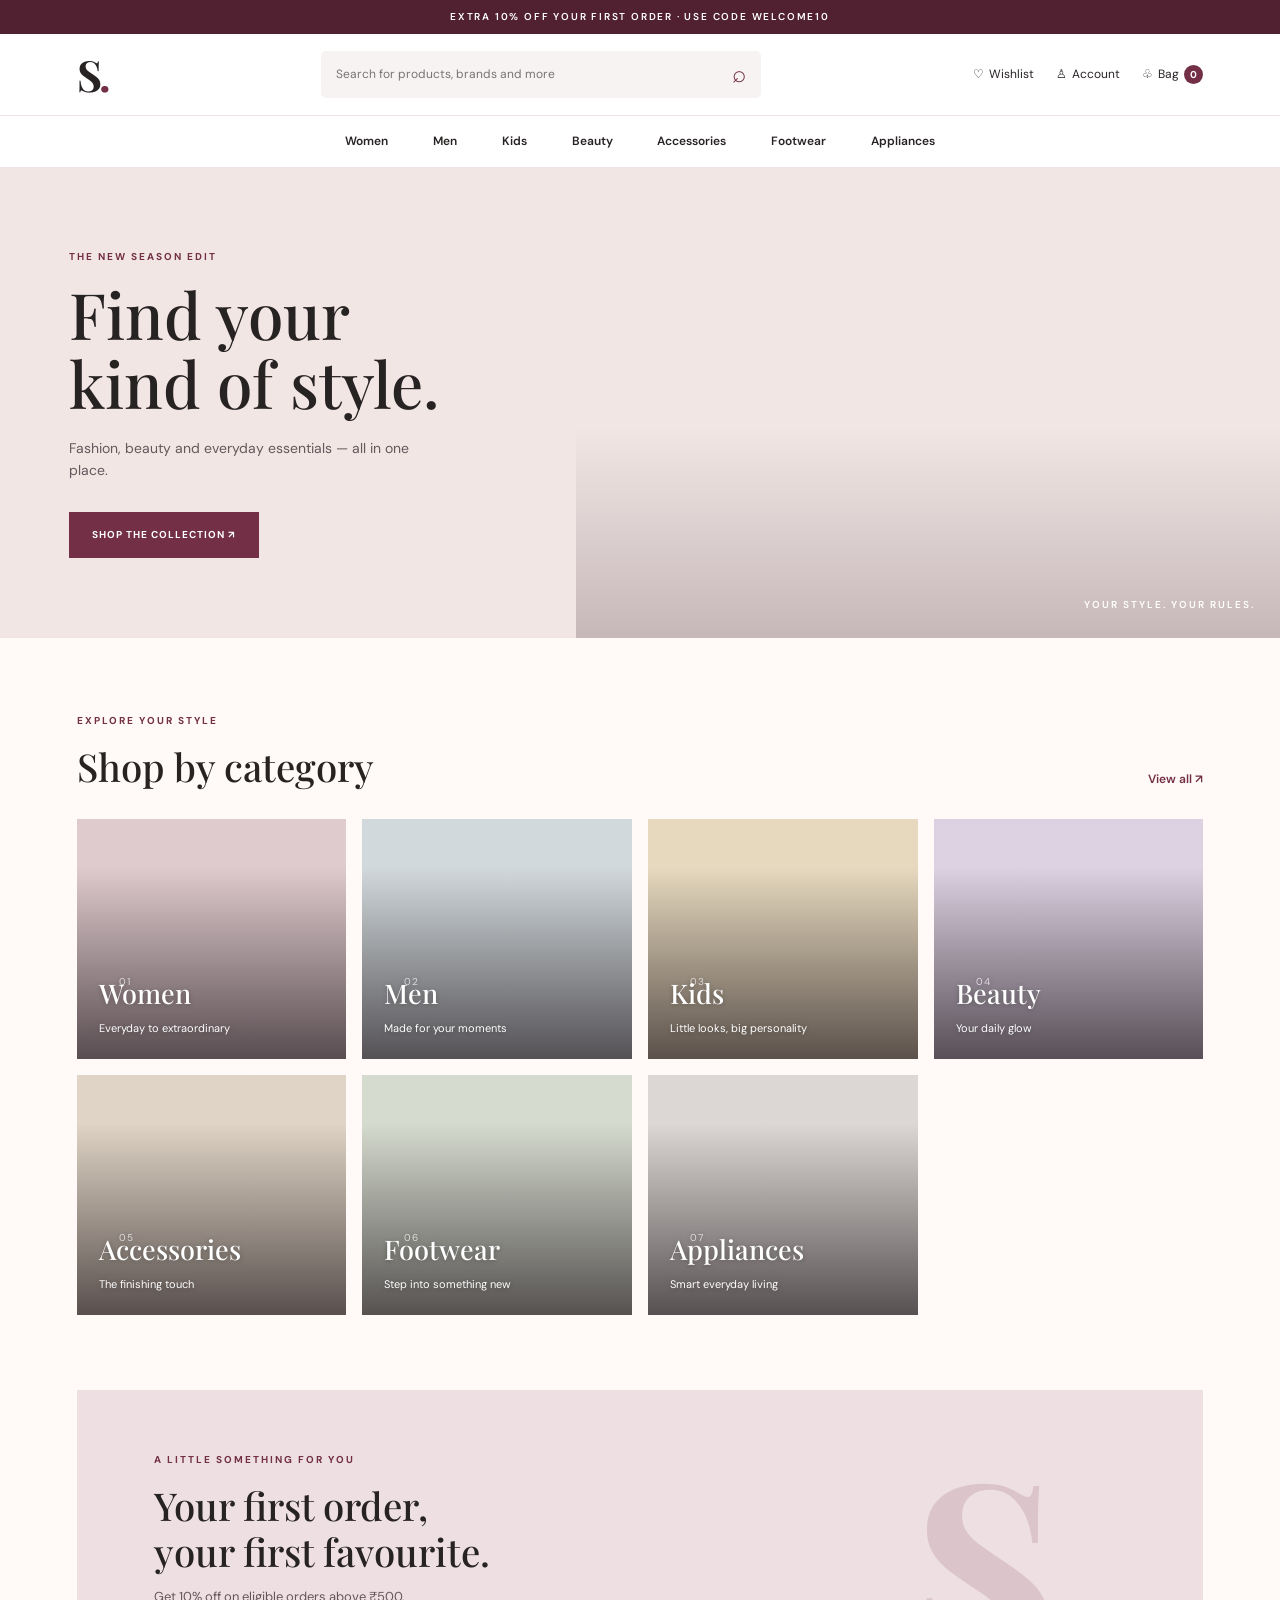
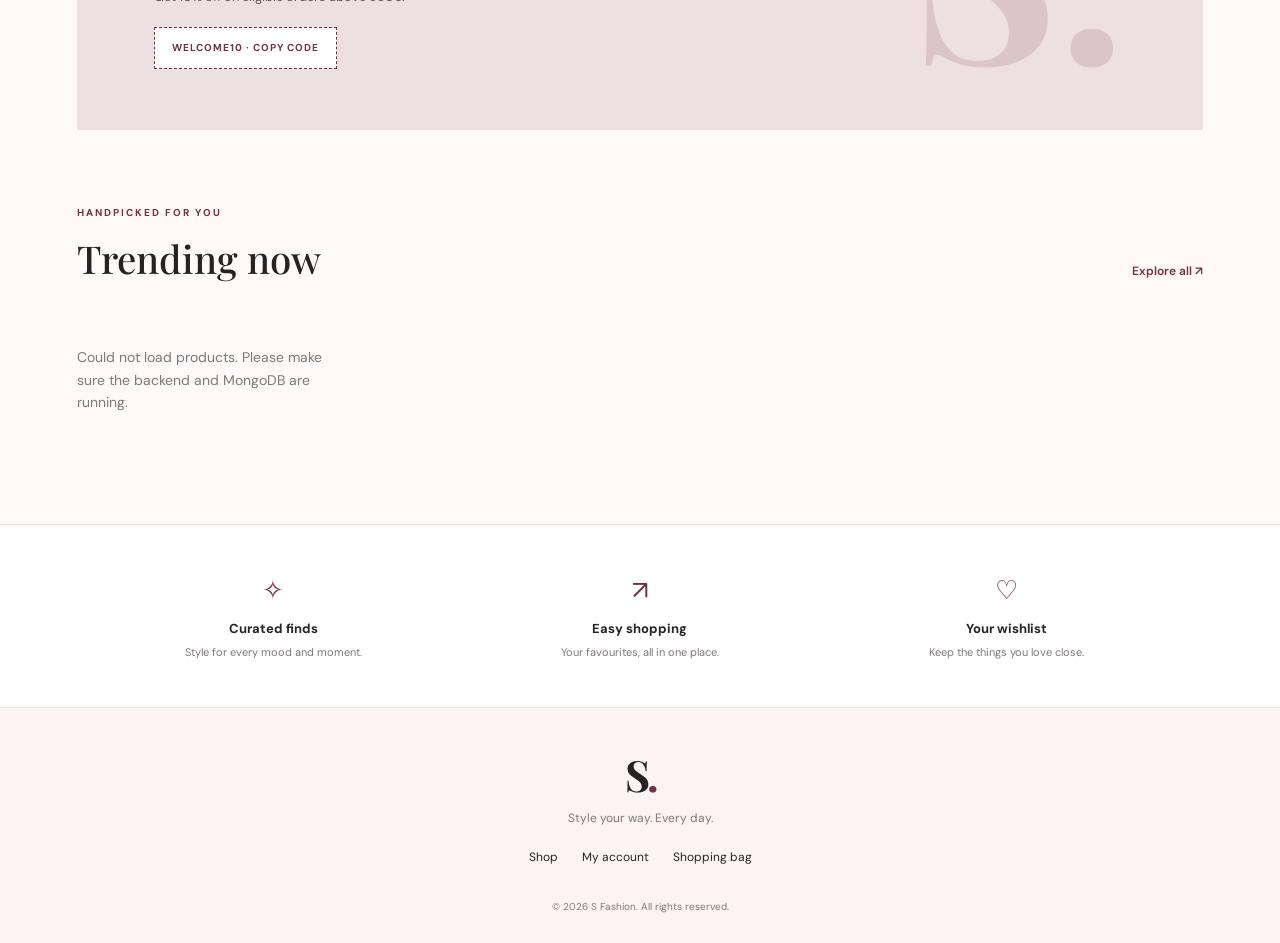
<file: index.html>
<!DOCTYPE html>
<html lang="en">
<head>
  <meta charset="UTF-8">
  <meta name="viewport" content="width=device-width, initial-scale=1.0">
  <meta name="description" content="Discover fashion, beauty, accessories and lifestyle products at S Fashion.">
  <title>S Fashion | Style Your Way</title>
  <link rel="stylesheet" href="style.css">
</head>
<body>
  <div class="announcement">
    EXTRA 10% OFF YOUR FIRST ORDER · USE CODE WELCOME10
  </div>

  <header class="site-header">
    <a class="logo" href="index.html">S<span>.</span></a>

    <form class="search-form" id="searchForm">
      <input
        type="search"
        id="searchInput"
        placeholder="Search for products, brands and more"
        aria-label="Search products"
      >
      <button type="submit" aria-label="Search">⌕</button>
    </form>

    <nav class="header-actions">
      <a href="login.html">♡ <span>Wishlist</span></a>
      <a href="login.html">♙ <span>Account</span></a>
      <a href="cart.html">♧ <span>Bag</span><b id="cartCount">0</b></a>
    </nav>
  </header>

  <nav class="category-nav">
    <a href="products.html?category=Women">Women</a>
    <a href="products.html?category=Men">Men</a>
    <a href="products.html?category=Kids">Kids</a>
    <a href="products.html?category=Beauty">Beauty</a>
    <a href="products.html?category=Accessories">Accessories</a>
    <a href="products.html?category=Footwear">Footwear</a>
    <a href="products.html?category=Appliances">Appliances</a>
  </nav>

  <main>
    <section class="hero">
      <div class="hero-content">
        <p class="eyebrow">THE NEW SEASON EDIT</p>
        <h1>Find your<br>kind of style.</h1>
        <p>Fashion, beauty and everyday essentials — all in one place.</p>
        <a class="primary-button" href="products.html">SHOP THE COLLECTION ↗</a>
      </div>
      <div class="hero-image" role="img" aria-label="Fashion collection">
        <div class="hero-label">YOUR STYLE. YOUR RULES.</div>
      </div>
    </section>

    <section class="section">
      <div class="section-heading">
        <div>
          <p class="eyebrow">EXPLORE YOUR STYLE</p>
          <h2>Shop by category</h2>
        </div>
        <a href="products.html">View all ↗</a>
      </div>

      <div class="category-grid">
        <a class="category-card women" href="products.html?category=Women">
          <span>01</span><h3>Women</h3><p>Everyday to extraordinary</p>
        </a>
        <a class="category-card men" href="products.html?category=Men">
          <span>02</span><h3>Men</h3><p>Made for your moments</p>
        </a>
        <a class="category-card kids" href="products.html?category=Kids">
          <span>03</span><h3>Kids</h3><p>Little looks, big personality</p>
        </a>
        <a class="category-card beauty" href="products.html?category=Beauty">
          <span>04</span><h3>Beauty</h3><p>Your daily glow</p>
        </a>
        <a class="category-card accessories" href="products.html?category=Accessories">
          <span>05</span><h3>Accessories</h3><p>The finishing touch</p>
        </a>
        <a class="category-card footwear" href="products.html?category=Footwear">
          <span>06</span><h3>Footwear</h3><p>Step into something new</p>
        </a>
        <a class="category-card appliances" href="products.html?category=Appliances">
          <span>07</span><h3>Appliances</h3><p>Smart everyday living</p>
        </a>
      </div>
    </section>

    <section class="promo-banner">
      <div>
        <p class="eyebrow">A LITTLE SOMETHING FOR YOU</p>
        <h2>Your first order,<br>your first favourite.</h2>
        <p>Get 10% off on eligible orders above ₹500.</p>
        <button class="coupon-button" id="copyCoupon">WELCOME10 · COPY CODE</button>
      </div>
      <div class="promo-decoration">S.</div>
    </section>

    <section class="section">
      <div class="section-heading">
        <div>
          <p class="eyebrow">HANDPICKED FOR YOU</p>
          <h2>Trending now</h2>
        </div>
        <a href="products.html?sort=popular">Explore all ↗</a>
      </div>
      <div class="product-grid" id="featuredProducts">
        <p class="loading-message">Loading our collection...</p>
      </div>
    </section>

    <section class="benefits">
      <div><span>✧</span><h3>Curated finds</h3><p>Style for every mood and moment.</p></div>
      <div><span>↗</span><h3>Easy shopping</h3><p>Your favourites, all in one place.</p></div>
      <div><span>♡</span><h3>Your wishlist</h3><p>Keep the things you love close.</p></div>
    </section>
  </main>

  <footer class="site-footer">
    <a class="logo footer-logo" href="index.html">S<span>.</span></a>
    <p>Style your way. Every day.</p>
    <div class="footer-links">
      <a href="products.html">Shop</a>
      <a href="login.html">My account</a>
      <a href="cart.html">Shopping bag</a>
    </div>
    <small>© 2026 S Fashion. All rights reserved.</small>
  </footer>

  <script src="app.js"></script>
</body>
</html>
</file>
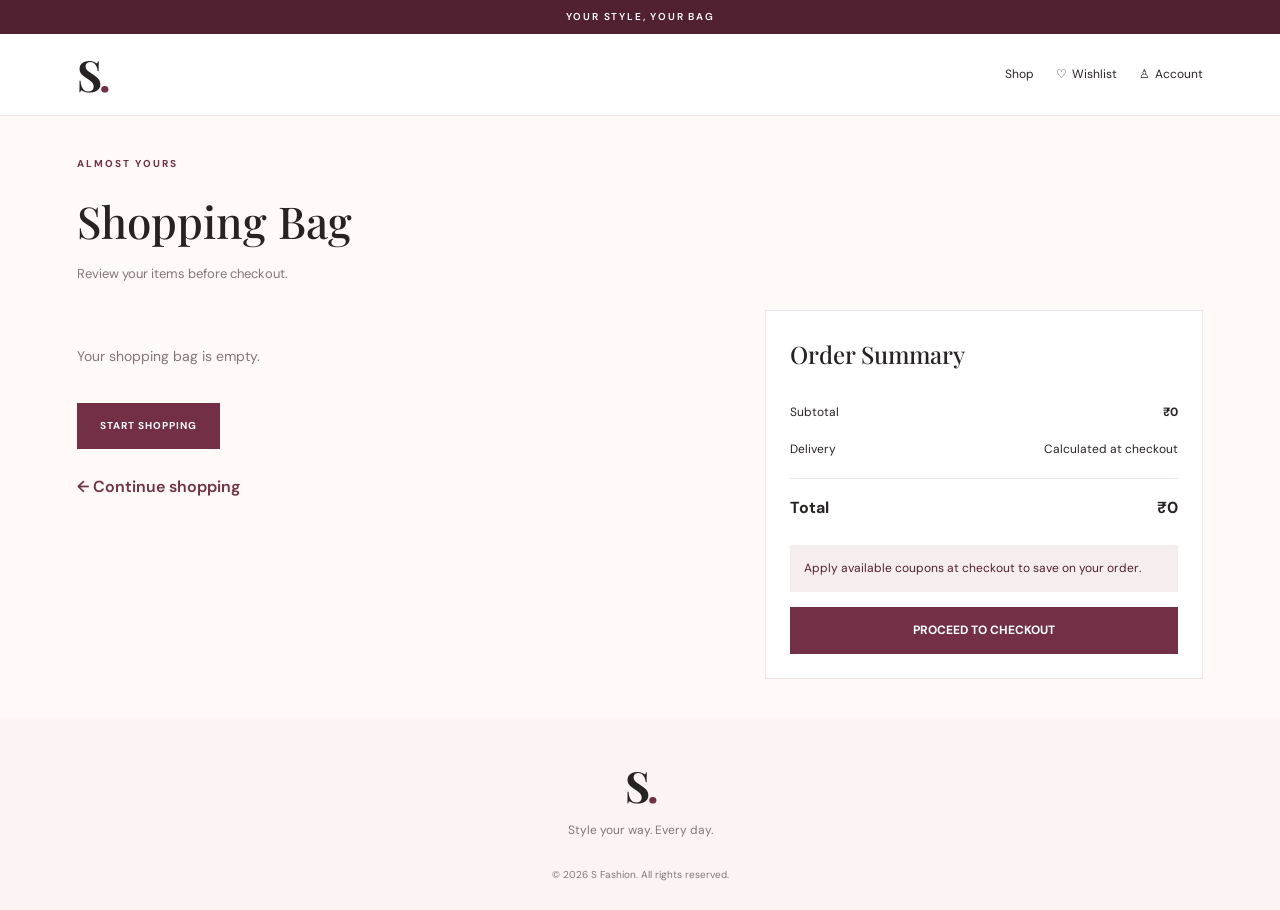
<file: cart.html>
<!DOCTYPE html>
<html lang="en">
<head>
  <meta charset="UTF-8">
  <meta name="viewport" content="width=device-width, initial-scale=1.0">
  <title>Shopping Bag | S Fashion</title>
  <link rel="stylesheet" href="style.css">
</head>
<body>
  <div class="announcement">YOUR STYLE, YOUR BAG</div>

  <header class="site-header">
    <a class="logo" href="index.html">S<span>.</span></a>
    <nav class="header-actions">
      <a href="products.html">Shop</a>
      <a href="wishlist.html">♡ <span>Wishlist</span></a>
      <a href="login.html">♙ <span>Account</span></a>
    </nav>
  </header>

  <main class="page-container">
    <p class="eyebrow">ALMOST YOURS</p>
    <h1 class="page-title">Shopping Bag</h1>
    <p class="page-subtitle">Review your items before checkout.</p>

    <div class="cart-layout">
      <section>
        <div id="cartItems">
          <p class="loading-message">Loading your bag...</p>
        </div>
        <p style="margin-top:25px">
          <a class="text-link" href="products.html">← Continue shopping</a>
        </p>
      </section>

      <aside class="summary-card">
        <h2>Order Summary</h2>

        <div class="summary-row">
          <span>Subtotal</span>
          <strong id="cartSubtotal">₹0</strong>
        </div>

        <div class="summary-row">
          <span>Delivery</span>
          <span>Calculated at checkout</span>
        </div>

        <div class="summary-row summary-total">
          <span>Total</span>
          <strong id="cartTotal">₹0</strong>
        </div>

        <div class="notice">
          Apply available coupons at checkout to save on your order.
        </div>

        <a class="form-button" href="checkout.html"
           style="display:block;text-align:center;text-decoration:none">
          PROCEED TO CHECKOUT
        </a>
      </aside>
    </div>
  </main>

  <footer class="site-footer">
    <a class="logo footer-logo" href="index.html">S<span>.</span></a>
    <p>Style your way. Every day.</p>
    <small>© 2026 S Fashion. All rights reserved.</small>
  </footer>

  <script src="app.js"></script>
  <script src="cart.js"></script>
</body>
</html>
</file>
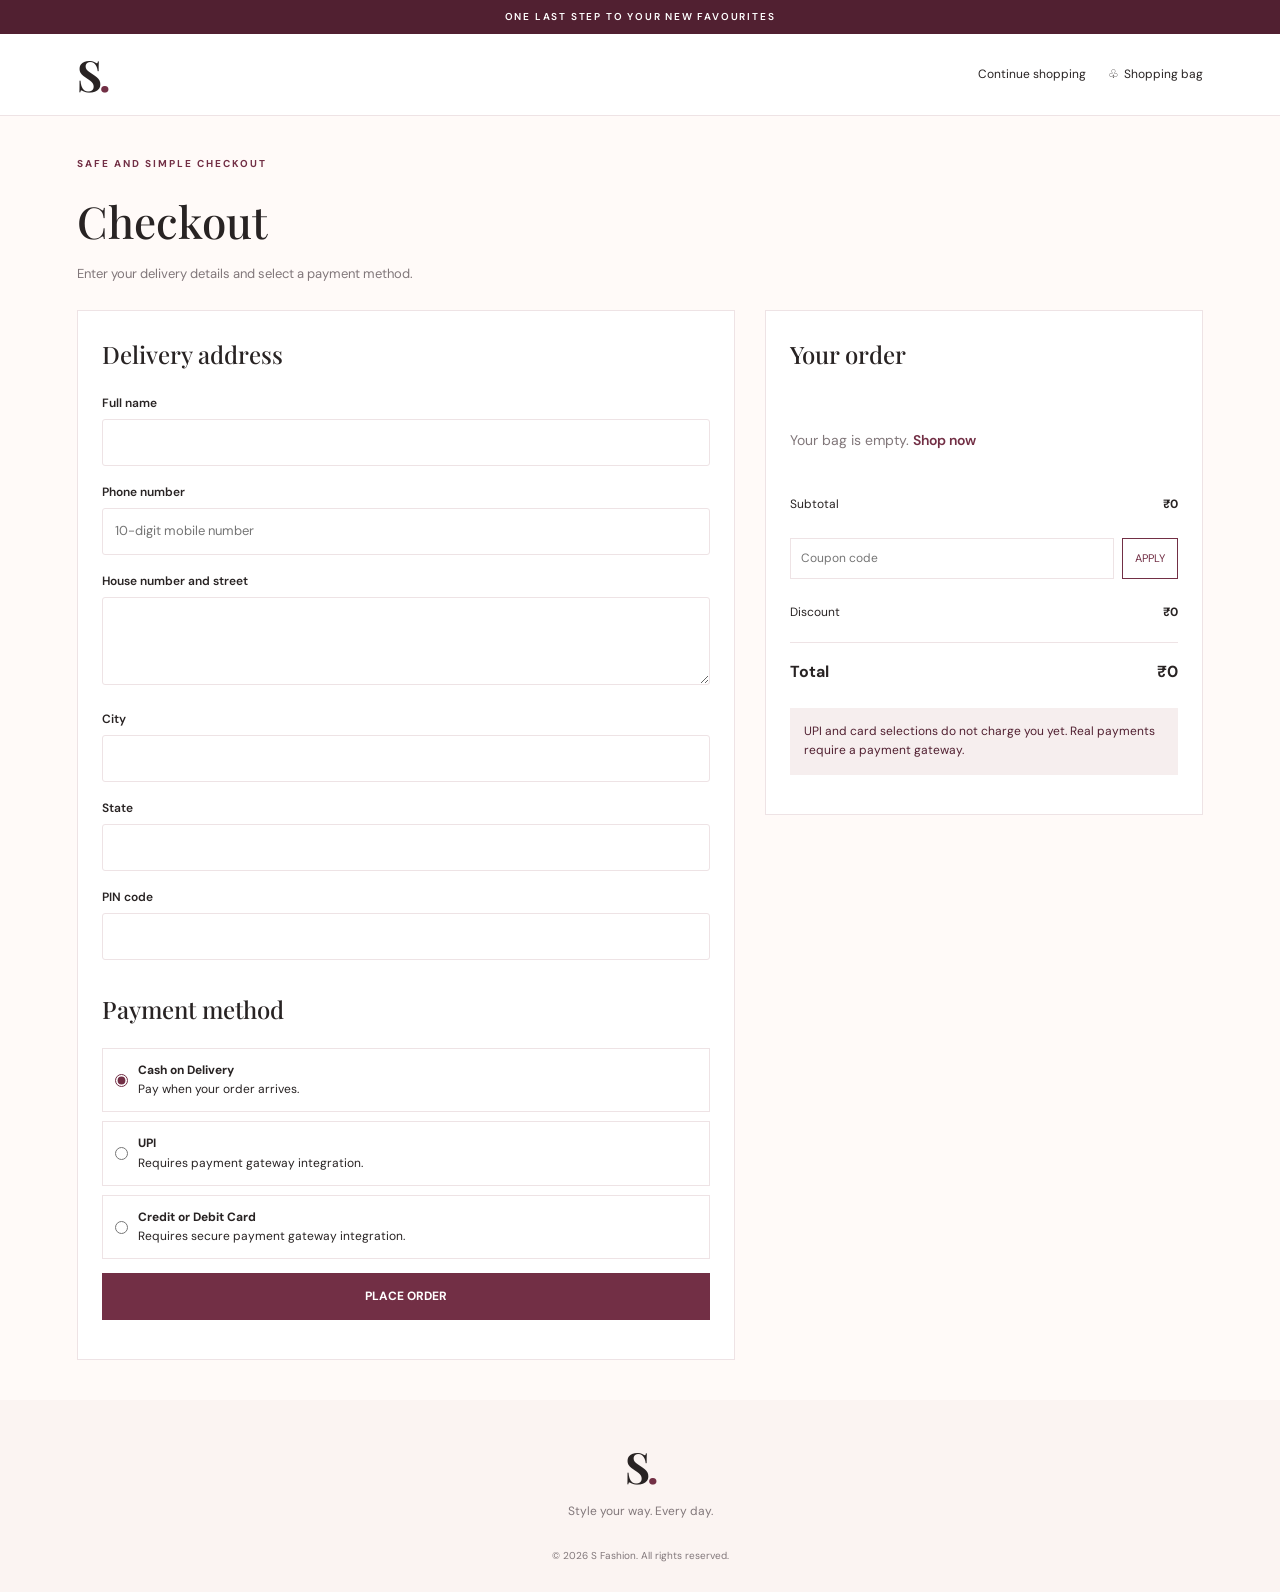
<file: checkout.html>
<!DOCTYPE html>
<html lang="en">
<head>
  <meta charset="UTF-8">
  <meta name="viewport" content="width=device-width, initial-scale=1.0">
  <title>Checkout | S Fashion</title>
  <link rel="stylesheet" href="style.css">
</head>
<body>
  <div class="announcement">ONE LAST STEP TO YOUR NEW FAVOURITES</div>

  <header class="site-header">
    <a class="logo" href="index.html">S<span>.</span></a>
    <nav class="header-actions">
      <a href="products.html">Continue shopping</a>
      <a href="cart.html">♧ <span>Shopping bag</span></a>
    </nav>
  </header>

  <main class="page-container">
    <p class="eyebrow">SAFE AND SIMPLE CHECKOUT</p>
    <h1 class="page-title">Checkout</h1>
    <p class="page-subtitle">Enter your delivery details and select a payment method.</p>

    <div class="cart-layout">
      <section class="summary-card">
        <h2>Delivery address</h2>

        <form id="checkoutForm">
          <div class="form-field">
            <label for="fullName">Full name</label>
            <input id="fullName" name="fullName" required autocomplete="name">
          </div>

          <div class="form-field">
            <label for="phone">Phone number</label>
            <input id="phone" name="phone" type="tel"
              required pattern="[0-9]{10}" maxlength="10"
              inputmode="numeric" placeholder="10-digit mobile number">
          </div>

          <div class="form-field">
            <label for="addressLine">House number and street</label>
            <textarea id="addressLine" name="addressLine" rows="3"
              required autocomplete="street-address"></textarea>
          </div>

          <div class="form-field">
            <label for="city">City</label>
            <input id="city" name="city" required autocomplete="address-level2">
          </div>

          <div class="form-field">
            <label for="state">State</label>
            <input id="state" name="state" required autocomplete="address-level1">
          </div>

          <div class="form-field">
            <label for="pincode">PIN code</label>
            <input id="pincode" name="pincode" required
              pattern="[0-9]{6}" maxlength="6" inputmode="numeric"
              autocomplete="postal-code">
          </div>

          <h2 style="margin-top:30px">Payment method</h2>

          <label class="payment-option">
            <input type="radio" name="paymentMethod" value="COD" checked>
            <span><strong>Cash on Delivery</strong><br>Pay when your order arrives.</span>
          </label>

          <label class="payment-option">
            <input type="radio" name="paymentMethod" value="UPI">
            <span><strong>UPI</strong><br>Requires payment gateway integration.</span>
          </label>

          <label class="payment-option">
            <input type="radio" name="paymentMethod" value="CARD">
            <span><strong>Credit or Debit Card</strong><br>Requires secure payment gateway integration.</span>
          </label>

          <button class="form-button" type="submit" id="placeOrderButton">
            PLACE ORDER
          </button>

          <p id="checkoutMessage" class="form-message" role="status"></p>
        </form>
      </section>

      <aside class="summary-card">
        <h2>Your order</h2>
        <div id="checkoutItems"></div>

        <div class="summary-row">
          <span>Subtotal</span>
          <strong id="checkoutSubtotal">₹0</strong>
        </div>

        <form id="couponForm" class="coupon-form">
          <input id="couponCode" placeholder="Coupon code" aria-label="Coupon code">
          <button type="submit">APPLY</button>
        </form>

        <p id="couponMessage" class="form-message" role="status"></p>

        <div class="summary-row">
          <span>Discount</span>
          <strong id="checkoutDiscount">₹0</strong>
        </div>

        <div class="summary-row summary-total">
          <span>Total</span>
          <strong id="checkoutTotal">₹0</strong>
        </div>

        <p class="notice">
          UPI and card selections do not charge you yet. Real payments require a payment gateway.
        </p>
      </aside>
    </div>
  </main>

  <footer class="site-footer">
    <a class="logo footer-logo" href="index.html">S<span>.</span></a>
    <p>Style your way. Every day.</p>
    <small>© 2026 S Fashion. All rights reserved.</small>
  </footer>

  <script src="app.js"></script>
  <script src="checkout.js"></script>
</body>
</html>
</file>
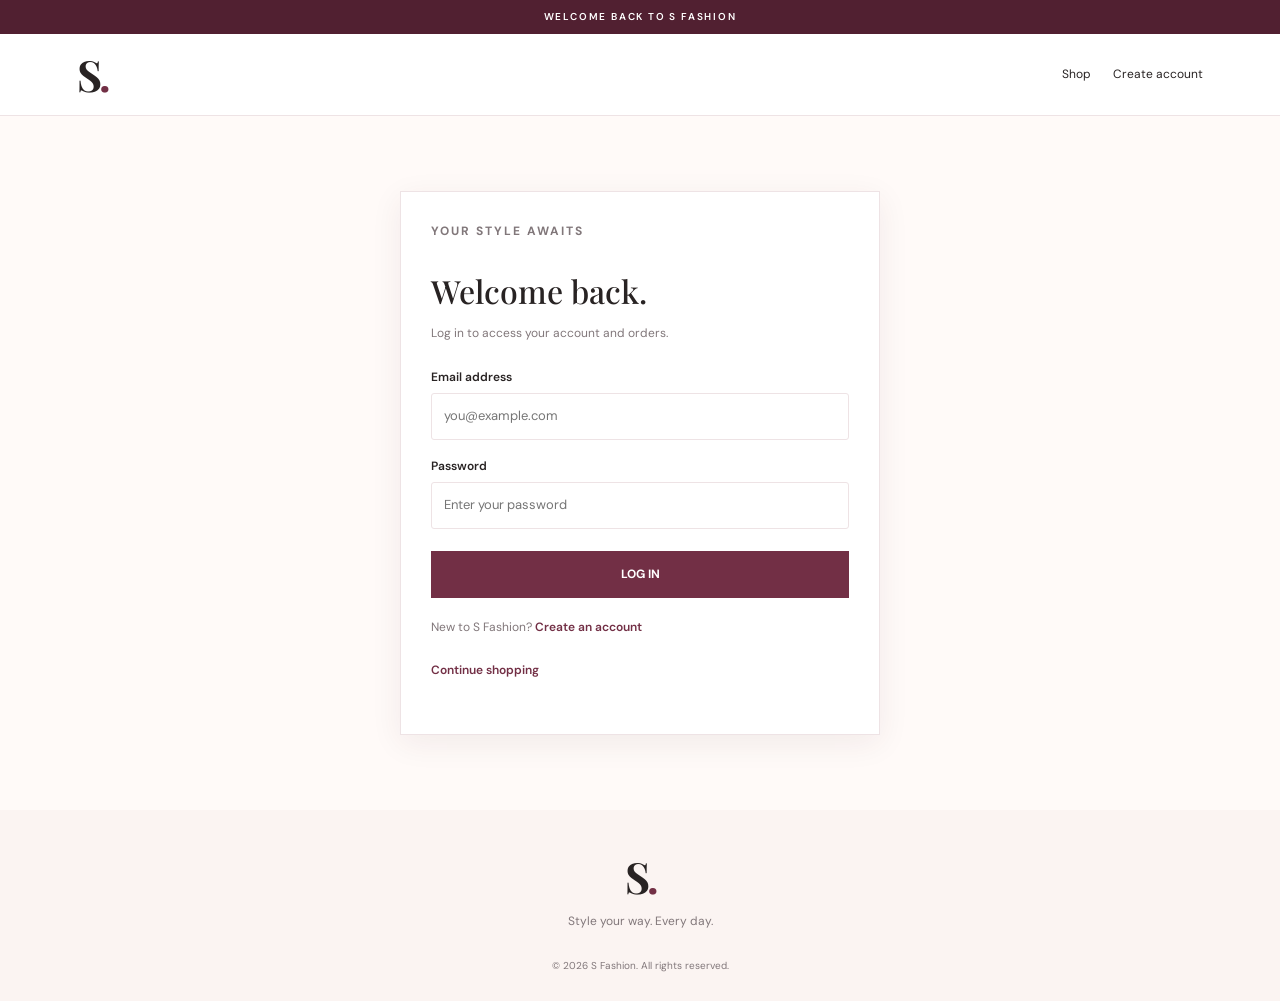
<file: login.html>
<!DOCTYPE html>
<html lang="en">
<head>
  <meta charset="UTF-8">
  <meta name="viewport" content="width=device-width, initial-scale=1.0">
  <title>Login | S Fashion</title>
  <link rel="stylesheet" href="style.css">
</head>
<body>
  <div class="announcement">WELCOME BACK TO S FASHION</div>

  <header class="site-header">
    <a class="logo" href="index.html">S<span>.</span></a>
    <nav class="header-actions">
      <a href="products.html">Shop</a>
      <a href="register.html">Create account</a>
    </nav>
  </header>

  <main class="page-container">
    <section class="form-card">
      <p class="eyebrow">YOUR STYLE AWAITS</p>
      <h1>Welcome back.</h1>
      <p>Log in to access your account and orders.</p>

      <form id="loginForm">
        <div class="form-field">
          <label for="email">Email address</label>
          <input id="email" name="email" type="email"
            required autocomplete="email" placeholder="you@example.com">
        </div>

        <div class="form-field">
          <label for="password">Password</label>
          <input id="password" name="password" type="password"
            required autocomplete="current-password" placeholder="Enter your password">
        </div>

        <button class="form-button" type="submit" id="loginButton">
          LOG IN
        </button>

        <p id="loginMessage" class="form-message" role="status"></p>
      </form>

      <p style="margin-top:20px">
        New to S Fashion?
        <a class="text-link" href="register.html">Create an account</a>
      </p>

      <p style="margin-top:12px">
        <a class="text-link" href="products.html">Continue shopping</a>
      </p>
    </section>
  </main>

  <footer class="site-footer">
    <a class="logo footer-logo" href="index.html">S<span>.</span></a>
    <p>Style your way. Every day.</p>
    <small>© 2026 S Fashion. All rights reserved.</small>
  </footer>

  <script src="app.js"></script>
  <script src="login.js"></script>
</body>
</html>
</file>
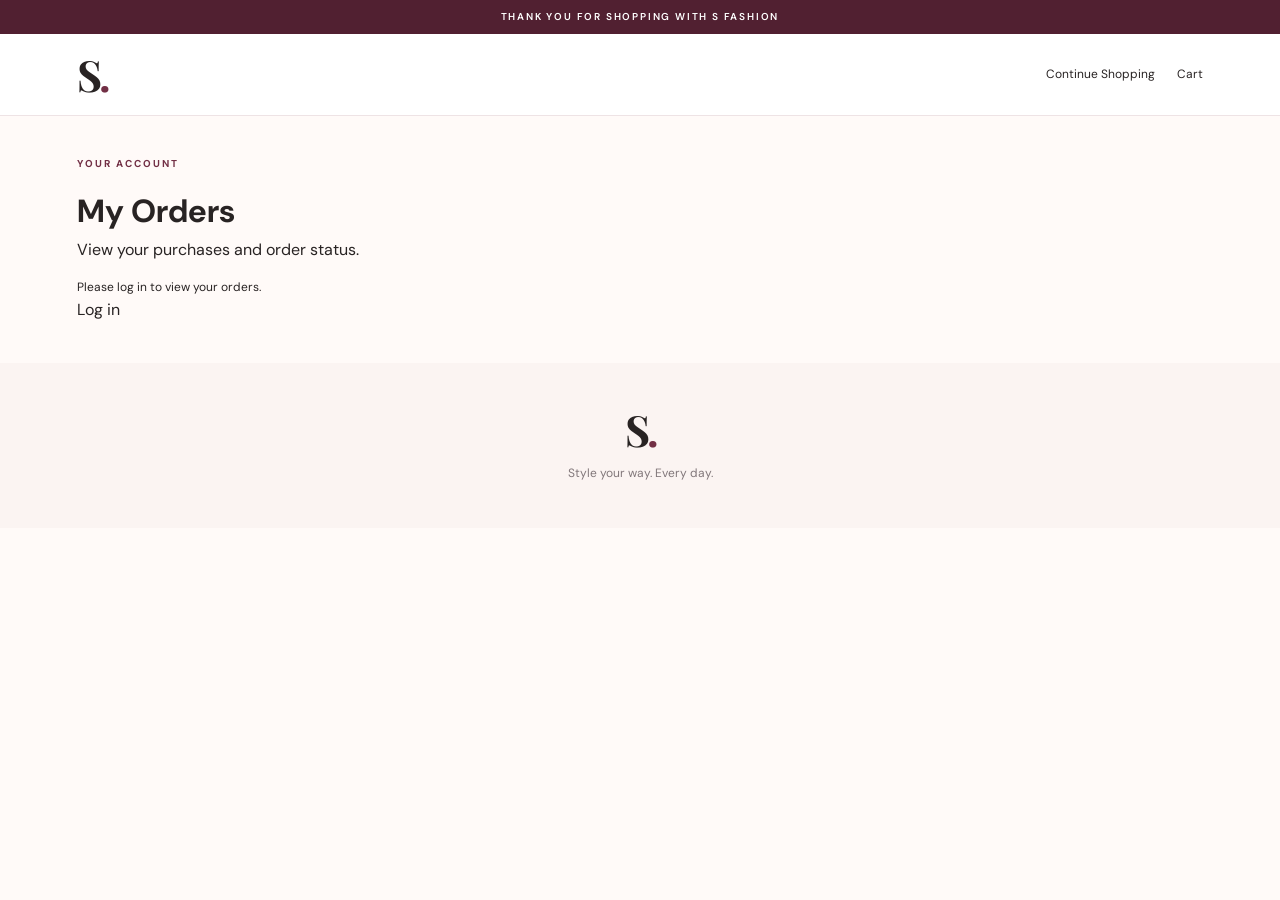
<file: orders.html>
<!DOCTYPE html>
<html lang="en">
<head>
  <meta charset="UTF-8">
  <meta name="viewport" content="width=device-width, initial-scale=1.0">
  <title>My Orders | S Fashion</title>
  <link rel="stylesheet" href="style.css">
</head>
<body>
  <div class="announcement">THANK YOU FOR SHOPPING WITH S FASHION</div>

  <header class="site-header">
    <a class="logo" href="index.html">S<span>.</span></a>
    <nav class="header-actions">
      <a href="products.html">Continue Shopping</a>
      <a href="cart.html">Cart</a>
    </nav>
  </header>

  <main class="page-container">
    <p class="eyebrow">YOUR ACCOUNT</p>
    <h1>My Orders</h1>
    <p>View your purchases and order status.</p>
    <div id="ordersMessage" class="form-message" role="status"></div>
    <div id="ordersList" class="orders-list">Loading your orders...</div>
  </main>

  <footer class="site-footer">
    <a class="logo footer-logo" href="index.html">S<span>.</span></a>
    <p>Style your way. Every day.</p>
  </footer>

  <script src="app.js"></script>
  <script src="orders.js"></script>
</body>
</html>
</file>
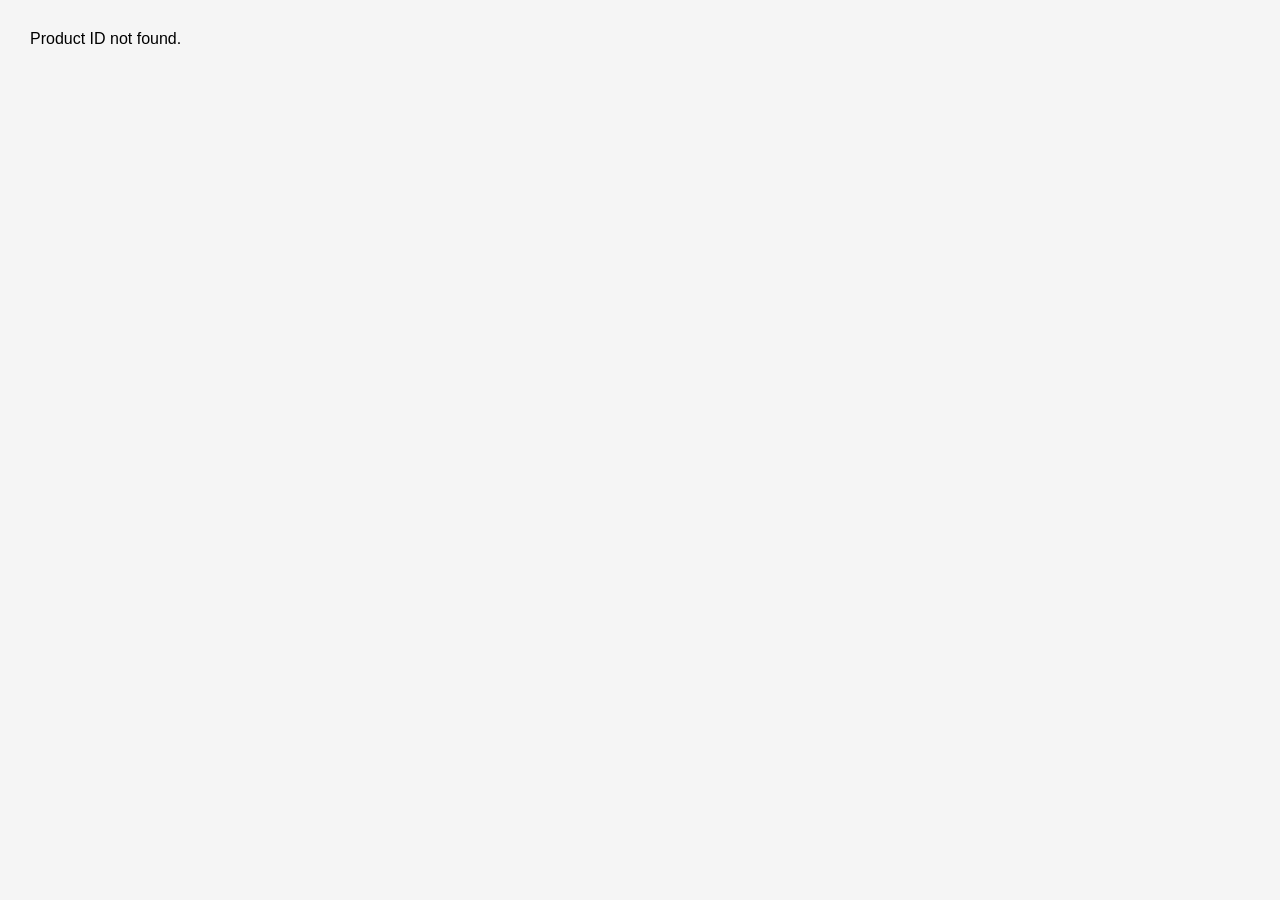
<file: product-details.html>
<!DOCTYPE html>
<html lang="en">

<head>

    <meta charset="UTF-8">

    <meta name="viewport" content="width=device-width, initial-scale=1.0">

    <title>Product Details</title>

    <style>

        body {
            font-family: Arial, sans-serif;
            margin: 0;
            padding: 30px;
            background-color: #f5f5f5;
        }

        .container {
            max-width: 900px;
            margin: auto;
            background: white;
            padding: 30px;
            border-radius: 10px;
            display: flex;
            gap: 40px;
        }

        .container img {
            width: 400px;
            height: 300px;
            object-fit: cover;
            border-radius: 10px;
        }

        .details {
            flex: 1;
        }

        .price {
            font-size: 28px;
            font-weight: bold;
        }

        button {
            padding: 12px 20px;
            background: black;
            color: white;
            border: none;
            border-radius: 5px;
            cursor: pointer;
        }

    </style>

</head>

<body>

    <div id="productDetails">
        Loading product...
    </div>

    <script>

        async function loadProduct() {

            const params =
                new URLSearchParams(window.location.search);

            const productId = params.get("id");

            if (!productId) {

                document.getElementById("productDetails").innerHTML =
                    "Product ID not found.";

                return;
            }

            try {

                const response = await fetch(
                    `http://localhost:5000/api/products/${productId}`
                );

                const product = await response.json();

                document.getElementById("productDetails").innerHTML = `

                    <div class="container">

                        <img
                            src="${product.image}"
                            alt="${product.name}"
                        >

                        <div class="details">

                            <h1>${product.name}</h1>

                            <p>
                                ${product.description}
                            </p>

                            <p class="price">
                                ₹${product.price}
                            </p>

                            <p>
                                Category:
                                ${product.category}
                            </p>

                            <p>
                                Available Stock:
                                ${product.stock}
                            </p>

                            <button onclick="addToCart('${product._id}')">
                                Add to Cart
                            </button>

                        </div>

                    </div>

                `;

            } catch (error) {

                console.log(error);

                document.getElementById("productDetails").innerHTML =
                    "Unable to load product.";

            }

        }

        async function addToCart(productId) {

    try {

        const response = await fetch(
            `http://localhost:5000/api/products/${productId}`
        );

        const product = await response.json();

        let cart =
            JSON.parse(localStorage.getItem("cart")) || [];

        const existingProduct =
            cart.find(item => item._id === product._id);

        if (existingProduct) {

            existingProduct.quantity++;

        } else {

            cart.push({
                _id: product._id,
                name: product.name,
                price: product.price,
                image: product.image,
                quantity: 1
            });

        }

        localStorage.setItem(
            "cart",
            JSON.stringify(cart)
        );

        alert("Product added to cart!");

    } catch (error) {

        console.log(error);

        alert("Unable to add product to cart.");

    }

}

        loadProduct();

    </script>

</body>

</html>
</file>
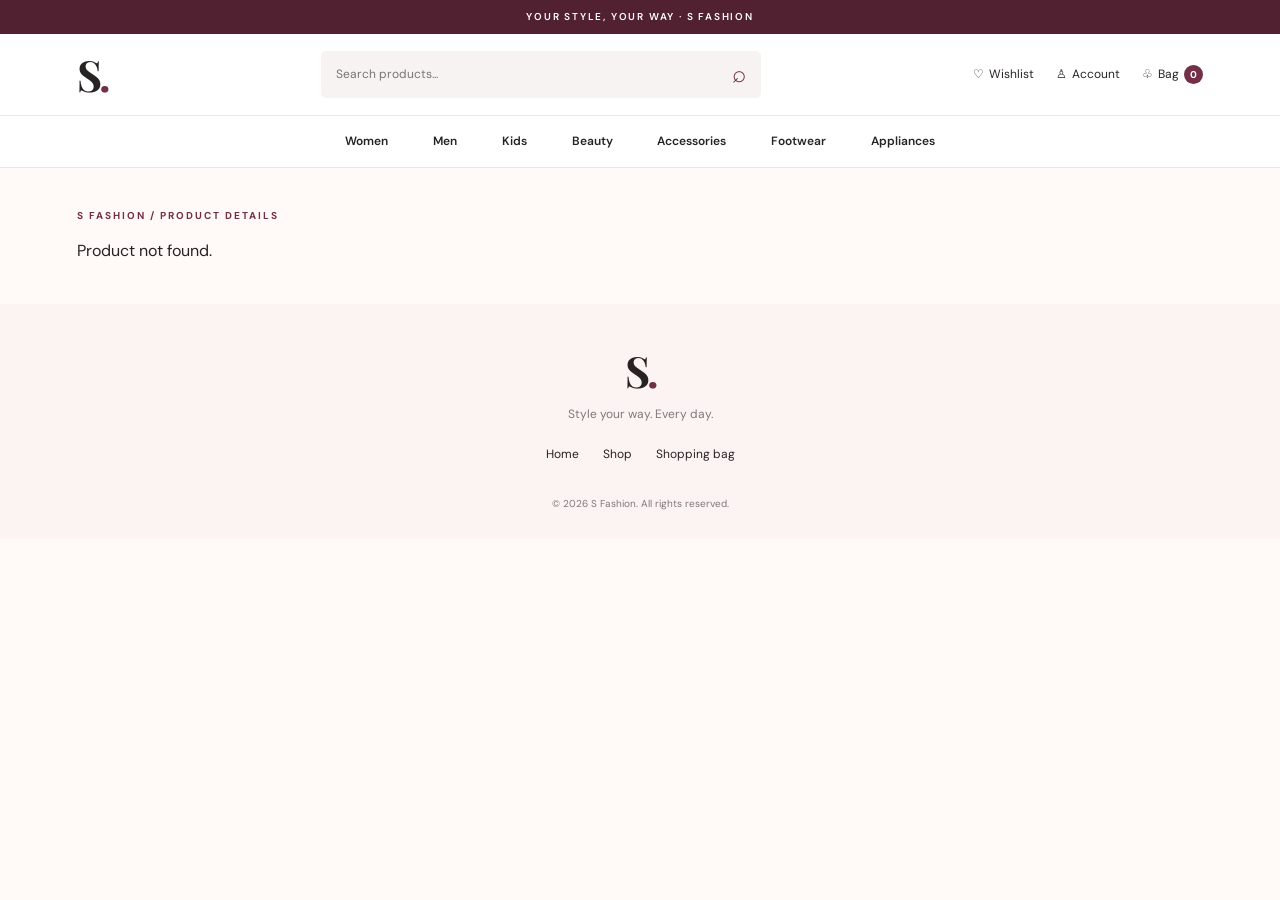
<file: product.html>
<!DOCTYPE html>
<html lang="en">
<head>
  <meta charset="UTF-8">
  <meta name="viewport" content="width=device-width, initial-scale=1.0">
  <title>Product Details | S Fashion</title>
  <link rel="stylesheet" href="style.css">
</head>
<body>
  <div class="announcement">YOUR STYLE, YOUR WAY · S FASHION</div>

  <header class="site-header">
    <a class="logo" href="index.html">S<span>.</span></a>

    <form class="search-form" id="searchForm">
      <input id="searchInput" type="search" placeholder="Search products..." aria-label="Search products">
      <button type="submit" aria-label="Search">⌕</button>
    </form>

    <nav class="header-actions">
      <a href="wishlist.html">♡ <span>Wishlist</span></a>
      <a href="login.html">♙ <span>Account</span></a>
      <a href="cart.html">♧ <span>Bag</span><b id="cartCount">0</b></a>
    </nav>
  </header>

  <nav class="category-nav">
    <a href="products.html?category=Women">Women</a>
    <a href="products.html?category=Men">Men</a>
    <a href="products.html?category=Kids">Kids</a>
    <a href="products.html?category=Beauty">Beauty</a>
    <a href="products.html?category=Accessories">Accessories</a>
    <a href="products.html?category=Footwear">Footwear</a>
    <a href="products.html?category=Appliances">Appliances</a>
  </nav>

  <main class="page-container">
    <p class="eyebrow">S FASHION / PRODUCT DETAILS</p>

    <div id="productDetails">
      <p class="loading-message">Loading product details...</p>
    </div>
  </main>

  <footer class="site-footer">
    <a class="logo footer-logo" href="index.html">S<span>.</span></a>
    <p>Style your way. Every day.</p>
    <div class="footer-links">
      <a href="index.html">Home</a>
      <a href="products.html">Shop</a>
      <a href="cart.html">Shopping bag</a>
    </div>
    <small>© 2026 S Fashion. All rights reserved.</small>
  </footer>

  <script src="app.js"></script>
  <script src="product.js"></script>
</body>
</html>
</file>
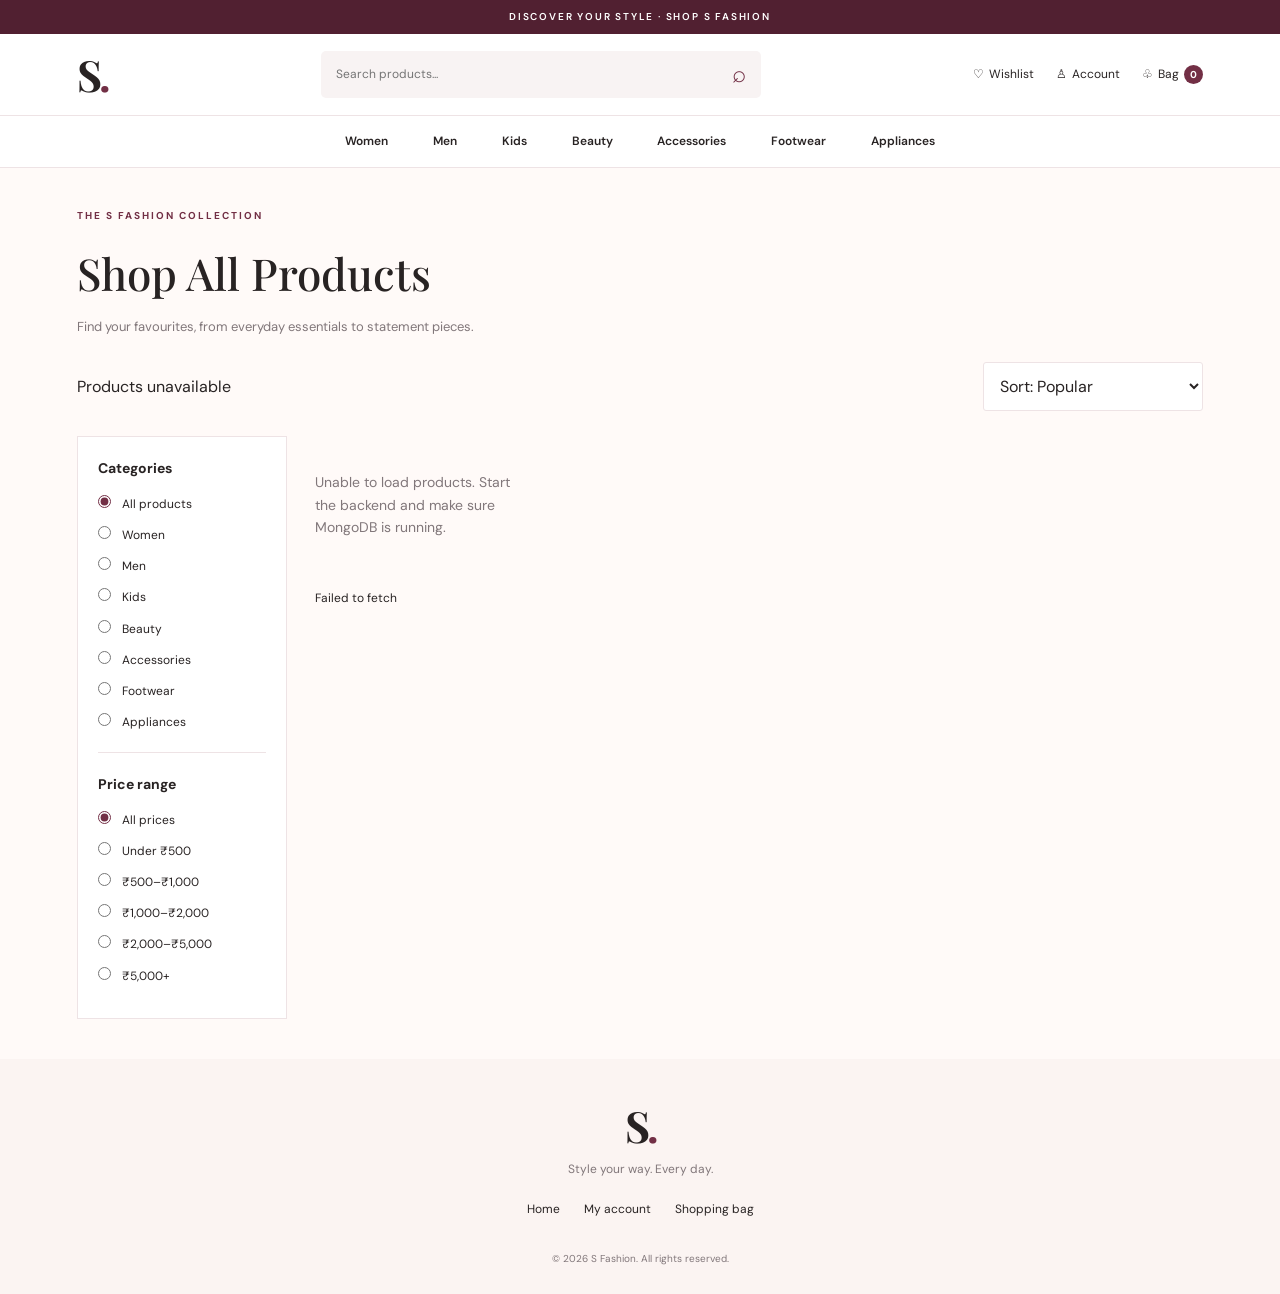
<file: products.html>
<!DOCTYPE html>
<html lang="en">
<head>
  <meta charset="UTF-8">
  <meta name="viewport" content="width=device-width, initial-scale=1.0">
  <title>Shop All Products | S Fashion</title>
  <link rel="stylesheet" href="style.css">
</head>
<body>
  <div class="announcement">DISCOVER YOUR STYLE · SHOP S FASHION</div>

  <header class="site-header">
    <a class="logo" href="index.html">S<span>.</span></a>

    <form class="search-form" id="searchForm">
      <input id="searchInput" type="search" placeholder="Search products..." aria-label="Search products">
      <button type="submit" aria-label="Search">⌕</button>
    </form>

    <nav class="header-actions">
      <a href="wishlist.html">♡ <span>Wishlist</span></a>
      <a href="login.html">♙ <span>Account</span></a>
      <a href="cart.html">♧ <span>Bag</span><b id="cartCount">0</b></a>
    </nav>
  </header>

  <nav class="category-nav">
    <a href="products.html?category=Women">Women</a>
    <a href="products.html?category=Men">Men</a>
    <a href="products.html?category=Kids">Kids</a>
    <a href="products.html?category=Beauty">Beauty</a>
    <a href="products.html?category=Accessories">Accessories</a>
    <a href="products.html?category=Footwear">Footwear</a>
    <a href="products.html?category=Appliances">Appliances</a>
  </nav>

  <main class="page-container">
    <p class="eyebrow">THE S FASHION COLLECTION</p>
    <h1 class="page-title" id="shopTitle">Shop All Products</h1>
    <p class="page-subtitle">Find your favourites, from everyday essentials to statement pieces.</p>

    <div class="shop-toolbar">
      <p id="productCount">Loading products...</p>
      <select id="sortSelect" aria-label="Sort products">
        <option value="popular">Sort: Popular</option>
        <option value="new">Newest first</option>
        <option value="low">Price: Low to high</option>
        <option value="high">Price: High to low</option>
        <option value="discount">Biggest discount</option>
      </select>
    </div>

    <div class="shop-layout">
      <aside class="filters">
        <h3>Categories</h3>

        <label class="filter-option">
          <input type="radio" name="category" value="" checked>
          All products
        </label>
        <label class="filter-option">
          <input type="radio" name="category" value="Women">
          Women
        </label>
        <label class="filter-option">
          <input type="radio" name="category" value="Men">
          Men
        </label>
        <label class="filter-option">
          <input type="radio" name="category" value="Kids">
          Kids
        </label>
        <label class="filter-option">
          <input type="radio" name="category" value="Beauty">
          Beauty
        </label>
        <label class="filter-option">
          <input type="radio" name="category" value="Accessories">
          Accessories
        </label>
        <label class="filter-option">
          <input type="radio" name="category" value="Footwear">
          Footwear
        </label>
        <label class="filter-option">
          <input type="radio" name="category" value="Appliances">
          Appliances
        </label>

        <hr style="border:0;border-top:1px solid #eee3e5;margin:20px 0">

        <h3>Price range</h3>
        <label class="filter-option">
          <input type="radio" name="price" value="all" checked>
          All prices
        </label>
        <label class="filter-option">
          <input type="radio" name="price" value="0-500">
          Under ₹500
        </label>
        <label class="filter-option">
          <input type="radio" name="price" value="500-1000">
          ₹500–₹1,000
        </label>
        <label class="filter-option">
          <input type="radio" name="price" value="1000-2000">
          ₹1,000–₹2,000
        </label>
        <label class="filter-option">
          <input type="radio" name="price" value="2000-5000">
          ₹2,000–₹5,000
        </label>
        <label class="filter-option">
          <input type="radio" name="price" value="5000+">
          ₹5,000+
        </label>
      </aside>

      <section>
        <div class="product-grid" id="shopProducts">
          <p class="loading-message">Loading our collection...</p>
        </div>
        <p id="shopMessage" class="form-message" role="status"></p>
      </section>
    </div>
  </main>

  <footer class="site-footer">
    <a class="logo footer-logo" href="index.html">S<span>.</span></a>
    <p>Style your way. Every day.</p>
    <div class="footer-links">
      <a href="index.html">Home</a>
      <a href="login.html">My account</a>
      <a href="cart.html">Shopping bag</a>
    </div>
    <small>© 2026 S Fashion. All rights reserved.</small>
  </footer>

  <script src="app.js"></script>
  <script src="products.js"></script>
</body>
</html>
</file>
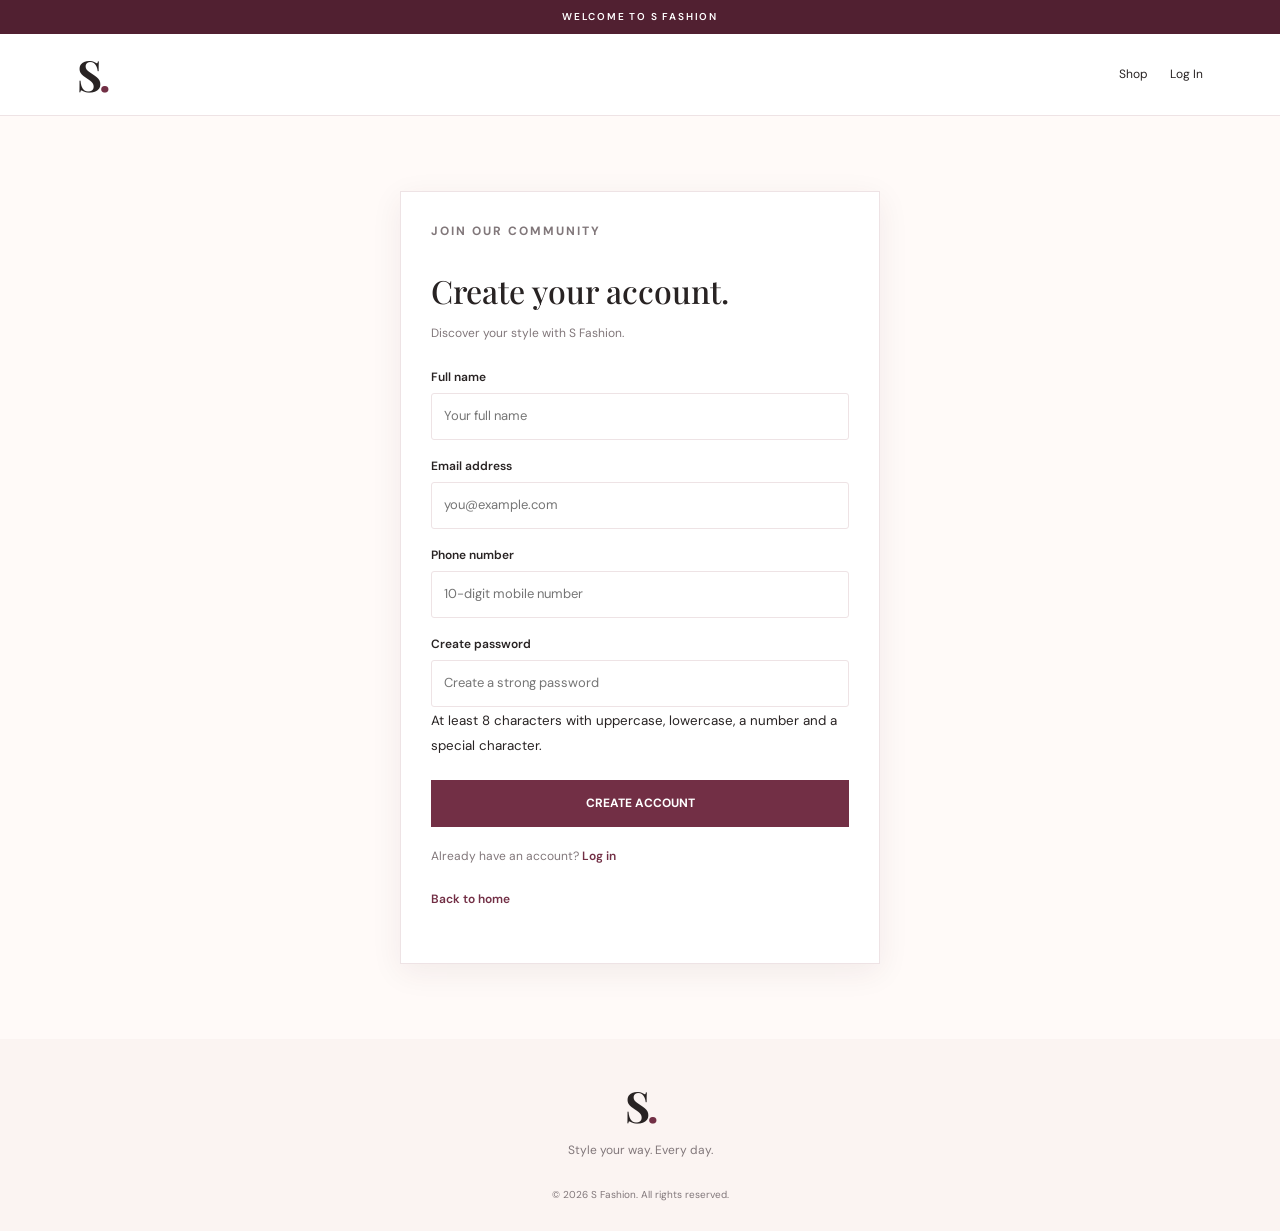
<file: register.html>
<!DOCTYPE html>
<html lang="en">
<head>
  <meta charset="UTF-8">
  <meta name="viewport" content="width=device-width, initial-scale=1.0">
  <title>Create Account | S Fashion</title>
  <link rel="stylesheet" href="style.css">
</head>
<body>
  <div class="announcement">WELCOME TO S FASHION</div>

  <header class="site-header">
    <a class="logo" href="index.html">S<span>.</span></a>
    <nav class="header-actions">
      <a href="products.html">Shop</a>
      <a href="login.html">Log In</a>
    </nav>
  </header>

  <main class="page-container">
    <section class="form-card">
      <p class="eyebrow">JOIN OUR COMMUNITY</p>
      <h1>Create your account.</h1>
      <p>Discover your style with S Fashion.</p>

      <form id="registerForm">
        <div class="form-field">
          <label for="name">Full name</label>
          <input id="name" name="name" type="text"
                 placeholder="Your full name" required autocomplete="name">
        </div>

        <div class="form-field">
          <label for="email">Email address</label>
          <input id="email" name="email" type="email"
                 placeholder="you@example.com" required autocomplete="email">
        </div>

        <div class="form-field">
          <label for="phone">Phone number</label>
          <input id="phone" name="phone" type="tel"
                 placeholder="10-digit mobile number"
                 pattern="[0-9]{10}" maxlength="10" required>
        </div>

        <div class="form-field">
          <label for="password">Create password</label>
          <input id="password" name="password" type="password"
                 placeholder="Create a strong password"
                 minlength="8"
                 pattern="(?=.*[a-z])(?=.*[A-Z])(?=.*[0-9])(?=.*[^A-Za-z0-9]).{8,}"
                 title="Use at least 8 characters, including uppercase, lowercase, a number and a special character."
                 required autocomplete="new-password">
          <small>At least 8 characters with uppercase, lowercase, a number and a special character.</small>
        </div>

        <button class="form-button" id="registerButton" type="submit">
          CREATE ACCOUNT
        </button>

        <p id="registerMessage" class="form-message" role="status"></p>
      </form>

      <p style="margin-top:20px">
        Already have an account?
        <a class="text-link" href="login.html">Log in</a>
      </p>
      <p style="margin-top:12px">
        <a class="text-link" href="index.html">Back to home</a>
      </p>
    </section>
  </main>

  <footer class="site-footer">
    <a class="logo footer-logo" href="index.html">S<span>.</span></a>
    <p>Style your way. Every day.</p>
    <small>© 2026 S Fashion. All rights reserved.</small>
  </footer>

  <script src="app.js"></script>
  <script src="register.js"></script>
</body>
</html>
</file>
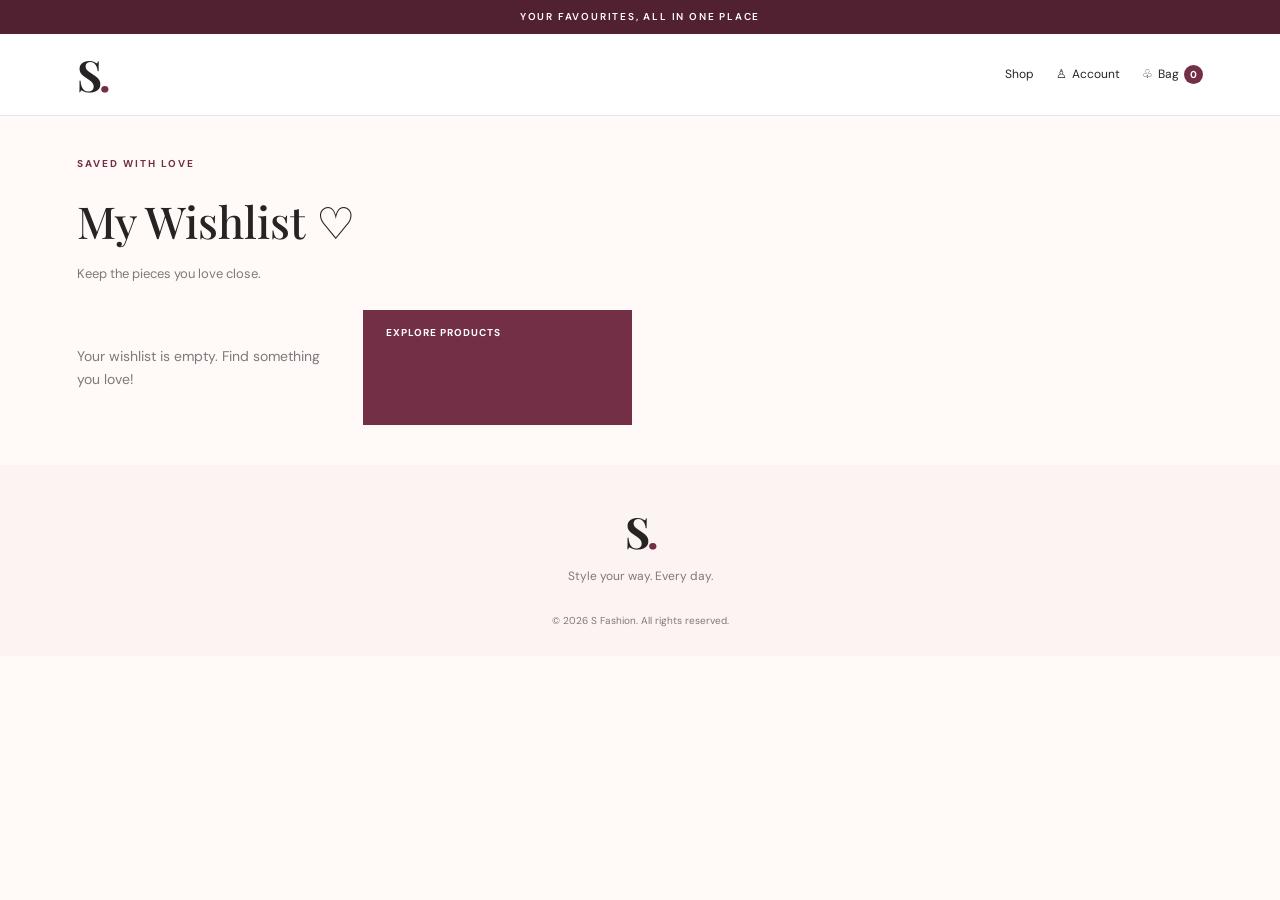
<file: wishlist.html>
<!DOCTYPE html>
<html lang="en">
<head>
  <meta charset="UTF-8">
  <meta name="viewport" content="width=device-width, initial-scale=1.0">
  <title>My Wishlist | S Fashion</title>
  <link rel="stylesheet" href="style.css">
</head>
<body>
  <div class="announcement">YOUR FAVOURITES, ALL IN ONE PLACE</div>

  <header class="site-header">
    <a class="logo" href="index.html">S<span>.</span></a>
    <nav class="header-actions">
      <a href="products.html">Shop</a>
      <a href="login.html">♙ <span>Account</span></a>
      <a href="cart.html">♧ <span>Bag</span><b id="cartCount">0</b></a>
    </nav>
  </header>

  <main class="page-container">
    <p class="eyebrow">SAVED WITH LOVE</p>
    <h1 class="page-title">My Wishlist ♡</h1>
    <p class="page-subtitle">Keep the pieces you love close.</p>

    <div class="product-grid" id="wishlistProducts">
      <p class="loading-message">Loading your wishlist...</p>
    </div>
  </main>

  <footer class="site-footer">
    <a class="logo footer-logo" href="index.html">S<span>.</span></a>
    <p>Style your way. Every day.</p>
    <small>© 2026 S Fashion. All rights reserved.</small>
  </footer>

  <script src="app.js"></script>
  <script src="wishlist.js"></script>
</body>
</html>
</file>
<file: style.css>
@import url('https://fonts.googleapis.com/css2?family=DM+Sans:wght@400;500;600;700&family=Playfair+Display:wght@400;500;600;700&display=swap');

:root {
  --primary: #722f45;
  --primary-dark: #512031;
  --background: #fffaf8;
  --surface: #ffffff;
  --text: #282323;
  --muted: #81777a;
  --border: #eee3e5;
  --accent: #ead0d4;
  --success: #28784a;
  --shadow: 0 8px 30px rgba(64, 29, 40, 0.07);
}

* {
  box-sizing: border-box;
  margin: 0;
  padding: 0;
}

html {
  scroll-behavior: smooth;
}

body {
  font-family: 'DM Sans', sans-serif;
  color: var(--text);
  background: var(--background);
  line-height: 1.6;
}

a {
  color: inherit;
  text-decoration: none;
}

button,
input,
select,
textarea {
  font: inherit;
}

button {
  cursor: pointer;
}

button:focus-visible,
a:focus-visible,
input:focus-visible,
select:focus-visible {
  outline: 2px solid var(--primary);
  outline-offset: 3px;
}

.announcement {
  background: var(--primary-dark);
  color: white;
  text-align: center;
  padding: 9px 15px;
  font-size: 10px;
  letter-spacing: 1.8px;
  font-weight: 600;
}

.site-header {
  min-height: 82px;
  padding: 16px 6%;
  display: flex;
  align-items: center;
  justify-content: space-between;
  gap: 28px;
  background: white;
  border-bottom: 1px solid var(--border);
}

.logo {
  font-family: 'Playfair Display', serif;
  font-size: 43px;
  font-weight: 700;
  line-height: 1;
  letter-spacing: -3px;
}

.logo span {
  color: var(--primary);
}

.search-form {
  display: flex;
  align-items: center;
  background: #f8f3f3;
  border: 1px solid transparent;
  border-radius: 5px;
  width: min(440px, 45%);
  padding: 0 14px;
}

.search-form:focus-within {
  border-color: var(--accent);
}

.search-form input {
  width: 100%;
  min-width: 0;
  padding: 13px 0;
  background: transparent;
  border: none;
  outline: none;
  font-size: 12px;
}

.search-form button {
  background: transparent;
  border: none;
  font-size: 24px;
  color: var(--primary);
}

.header-actions {
  display: flex;
  align-items: center;
  gap: 22px;
}

.header-actions a {
  display: flex;
  align-items: center;
  gap: 5px;
  font-size: 12px;
  white-space: nowrap;
}

.header-actions b {
  background: var(--primary);
  color: white;
  border-radius: 50%;
  font-size: 10px;
  min-width: 19px;
  height: 19px;
  display: inline-flex;
  align-items: center;
  justify-content: center;
}

.category-nav {
  display: flex;
  justify-content: center;
  align-items: center;
  gap: clamp(15px, 3.5vw, 45px);
  background: white;
  padding: 16px 12px;
  border-bottom: 1px solid var(--border);
  overflow-x: auto;
}

.category-nav a {
  font-size: 12px;
  font-weight: 600;
  white-space: nowrap;
  transition: color 0.2s;
}

.category-nav a:hover,
.footer-links a:hover {
  color: var(--primary);
}

.hero {
  display: grid;
  grid-template-columns: 0.9fr 1.1fr;
  min-height: 470px;
  background: #f2e6e5;
  overflow: hidden;
}

.hero-content {
  display: flex;
  flex-direction: column;
  align-items: flex-start;
  justify-content: center;
  padding: 60px 12%;
}

.eyebrow {
  color: var(--primary);
  font-size: 10px;
  letter-spacing: 2px;
  font-weight: 700;
  margin-bottom: 14px;
}

.hero h1 {
  font-family: 'Playfair Display', serif;
  font-size: clamp(42px, 5vw, 70px);
  font-weight: 500;
  line-height: 1.08;
  margin-bottom: 20px;
}

.hero-content > p:not(.eyebrow) {
  color: #65575b;
  font-size: 14px;
  max-width: 350px;
  margin-bottom: 30px;
}

.primary-button {
  display: inline-block;
  background: var(--primary);
  color: white;
  padding: 15px 23px;
  font-size: 10px;
  font-weight: 700;
  letter-spacing: 1px;
  transition: background 0.2s, transform 0.2s;
}

.primary-button:hover {
  background: var(--primary-dark);
  transform: translateY(-2px);
}

.hero-image {
  min-height: 470px;
  position: relative;
  background:
    linear-gradient(0deg, rgba(43, 20, 28, 0.22), transparent 45%),
    url('https://images.unsplash.com/photo-1483985988355-763728e1935b?auto=format&fit=crop&w=1400&q=85')
    center 35% / cover no-repeat;
}

.hero-label {
  position: absolute;
  right: 25px;
  bottom: 25px;
  color: white;
  font-size: 10px;
  font-weight: 600;
  letter-spacing: 2px;
}

.section {
  padding: 75px 6%;
}

.section-heading {
  display: flex;
  justify-content: space-between;
  align-items: flex-end;
  gap: 20px;
  margin-bottom: 30px;
}

.section-heading h2,
.promo-banner h2 {
  font-family: 'Playfair Display', serif;
  font-size: clamp(29px, 3vw, 40px);
  font-weight: 500;
  line-height: 1.2;
}

.section-heading > a {
  font-size: 12px;
  font-weight: 600;
  color: var(--primary);
  white-space: nowrap;
}

.category-grid {
  display: grid;
  grid-template-columns: repeat(4, minmax(0, 1fr));
  gap: 16px;
}

.category-card {
  min-height: 200px;
  padding: 22px;
  display: flex;
  flex-direction: column;
  justify-content: flex-end;
  position: relative;
  overflow: hidden;
  transition: transform 0.25s;
}

.category-card:hover {
  transform: translateY(-4px);
}

.category-card > span {
  position: absolute;
  top: 18px;
  left: 20px;
  font-size: 10px;
  letter-spacing: 1px;
  opacity: 0.7;
}

.category-card h3 {
  font-family: 'Playfair Display', serif;
  font-size: 27px;
  font-weight: 500;
}

.category-card p {
  font-size: 11px;
  margin-top: 4px;
}

.women {
  background: #ead5d8;
}

.men {
  background: #dce4e7;
}

.kids {
  background: #f2e4c8;
}

.beauty {
  background: #e6dced;
}

.accessories {
  background: #eadfcf;
}

.footwear {
  background: #e0e6d9;
}

.appliances {
  background: #e7e2df;
}

.promo-banner {
  margin: 0 6%;
  padding: 45px 6%;
  min-height: 260px;
  background: #eee0e2;
  display: flex;
  align-items: center;
  justify-content: space-between;
  overflow: hidden;
}

.promo-banner h2 {
  margin-bottom: 13px;
}

.promo-banner > div:first-child > p:not(.eyebrow) {
  color: #66565a;
  font-size: 13px;
  margin-bottom: 19px;
}

.coupon-button {
  border: 1px dashed var(--primary);
  background: white;
  color: var(--primary);
  padding: 12px 17px;
  font-size: 10px;
  font-weight: 700;
  letter-spacing: 1px;
}

.promo-decoration {
  font-family: 'Playfair Display', serif;
  color: rgba(114, 47, 69, 0.15);
  font-size: clamp(120px, 20vw, 250px);
  line-height: 1;
  font-weight: 700;
}

.product-grid {
  display: grid;
  grid-template-columns: repeat(4, minmax(0, 1fr));
  gap: 25px 17px;
}

.product-card {
  position: relative;
  min-width: 0;
  background: white;
  border: 1px solid #f1e9e9;
  transition: box-shadow 0.2s, transform 0.2s;
}

.product-card:hover {
  box-shadow: var(--shadow);
  transform: translateY(-3px);
}

.product-image-wrap {
  position: relative;
  overflow: hidden;
  aspect-ratio: 3 / 4;
  background: #f4eeee;
}

.product-image {
  width: 100%;
  height: 100%;
  object-fit: cover;
  display: block;
  transition: transform 0.4s;
}

.product-card:hover .product-image {
  transform: scale(1.04);
}

.product-badge {
  position: absolute;
  top: 10px;
  left: 10px;
  background: white;
  color: var(--primary);
  padding: 5px 8px;
  font-size: 9px;
  font-weight: 700;
}

.wishlist-button {
  position: absolute;
  right: 10px;
  top: 10px;
  width: 34px;
  height: 34px;
  border-radius: 50%;
  border: none;
  background: white;
  font-size: 19px;
  color: var(--primary);
}

.product-info {
  padding: 14px;
}

.product-brand {
  font-size: 10px;
  color: var(--muted);
  text-transform: uppercase;
  letter-spacing: 1px;
}

.product-name {
  font-size: 13px;
  font-weight: 600;
  line-height: 1.5;
  margin: 5px 0 8px;
}

.product-prices {
  display: flex;
  align-items: center;
  flex-wrap: wrap;
  gap: 7px;
  font-size: 12px;
}

.product-price {
  font-weight: 700;
}

.original-price {
  color: #9c9294;
  text-decoration: line-through;
  font-size: 11px;
}

.discount-text {
  color: var(--success);
  font-size: 10px;
  font-weight: 700;
}

.add-to-cart {
  width: 100%;
  margin-top: 13px;
  padding: 10px;
  border: 1px solid var(--primary);
  background: white;
  color: var(--primary);
  font-size: 10px;
  font-weight: 700;
  letter-spacing: 0.5px;
}

.add-to-cart:hover {
  background: var(--primary);
  color: white;
}

.loading-message,
.empty-message {
  color: var(--muted);
  padding: 35px 0;
  font-size: 14px;
}

.benefits {
  display: grid;
  grid-template-columns: repeat(3, 1fr);
  gap: 25px;
  padding: 45px 8%;
  background: white;
  border-top: 1px solid var(--border);
  border-bottom: 1px solid var(--border);
  text-align: center;
}

.benefits span {
  font-size: 26px;
  color: var(--primary);
}

.benefits h3 {
  font-size: 13px;
  margin: 8px 0 4px;
}

.benefits p {
  font-size: 11px;
  color: var(--muted);
}

.site-footer {
  padding: 45px 6% 25px;
  text-align: center;
  background: #fbf4f2;
}

.footer-logo {
  display: inline-block;
}

.site-footer > p {
  color: var(--muted);
  font-size: 12px;
  margin: 10px 0 20px;
}

.footer-links {
  display: flex;
  justify-content: center;
  flex-wrap: wrap;
  gap: 24px;
  margin-bottom: 25px;
}

.footer-links a {
  font-size: 12px;
}

.site-footer small {
  color: var(--muted);
  font-size: 10px;
}

/* Shared shop and account page styles */

.page-container {
  max-width: 1300px;
  margin: auto;
  padding: 40px 6%;
}

.page-title {
  font-family: 'Playfair Display', serif;
  font-size: clamp(30px, 4vw, 44px);
  font-weight: 500;
  margin-bottom: 8px;
}

.page-subtitle {
  color: var(--muted);
  font-size: 13px;
  margin-bottom: 25px;
}

.shop-toolbar {
  display: flex;
  justify-content: space-between;
  align-items: center;
  gap: 15px;
  margin: 25px 0;
}

.shop-toolbar select,
.form-field input,
.form-field select,
.form-field textarea {
  width: 100%;
  border: 1px solid var(--border);
  background: white;
  padding: 12px;
  border-radius: 3px;
  color: var(--text);
}

.shop-toolbar select {
  max-width: 220px;
}

.shop-layout {
  display: grid;
  grid-template-columns: 210px minmax(0, 1fr);
  gap: 28px;
}

.filters {
  padding: 20px;
  background: white;
  border: 1px solid var(--border);
  align-self: start;
}

.filters h3 {
  font-size: 14px;
  margin-bottom: 15px;
}

.filter-option {
  display: block;
  margin: 12px 0;
  font-size: 12px;
}

.filter-option input {
  margin-right: 8px;
  accent-color: var(--primary);
}

.form-card {
  width: min(100%, 480px);
  margin: 35px auto;
  padding: 30px;
  background: white;
  border: 1px solid var(--border);
  box-shadow: var(--shadow);
}

.form-card h1 {
  font-family: 'Playfair Display', serif;
  font-size: 32px;
  font-weight: 500;
  margin-bottom: 8px;
}

.form-card > p {
  color: var(--muted);
  font-size: 12px;
  margin-bottom: 24px;
}

.form-field {
  margin-bottom: 17px;
}

.form-field label {
  display: block;
  font-size: 12px;
  font-weight: 600;
  margin-bottom: 6px;
}

.form-field input,
.form-field select,
.form-field textarea {
  font-size: 13px;
}

.form-button {
  width: 100%;
  padding: 14px;
  background: var(--primary);
  color: white;
  border: none;
  font-size: 12px;
  font-weight: 700;
  margin-top: 5px;
}

.form-button:hover {
  background: var(--primary-dark);
}

.form-message {
  margin-top: 15px;
  font-size: 12px;
}

.form-message.error {
  color: #b42318;
}

.form-message.success {
  color: var(--success);
}

.text-link {
  color: var(--primary);
  font-weight: 600;
}

.cart-layout {
  display: grid;
  grid-template-columns: minmax(0, 1.5fr) minmax(260px, 1fr);
  gap: 30px;
}

.cart-item {
  display: flex;
  gap: 16px;
  padding: 18px 0;
  border-bottom: 1px solid var(--border);
}

.cart-item img {
  width: 100px;
  height: 125px;
  object-fit: cover;
  background: #f3ebeb;
}

.cart-item-details {
  flex: 1;
}

.cart-item-details h3 {
  font-size: 14px;
}

.cart-item-details p {
  color: var(--muted);
  font-size: 12px;
  margin: 5px 0;
}

.quantity-control {
  display: flex;
  align-items: center;
  gap: 12px;
  margin-top: 10px;
}

.quantity-control button,
.remove-button {
  background: white;
  border: 1px solid var(--border);
  padding: 5px 10px;
}

.remove-button {
  color: var(--primary);
  font-size: 11px;
  margin-top: 10px;
}

.summary-card {
  background: white;
  border: 1px solid var(--border);
  padding: 24px;
  align-self: start;
}

.summary-card h2 {
  font-family: 'Playfair Display', serif;
  font-size: 24px;
  font-weight: 500;
  margin-bottom: 20px;
}

.summary-row {
  display: flex;
  justify-content: space-between;
  gap: 12px;
  font-size: 12px;
  padding: 9px 0;
}

.summary-total {
  font-size: 16px;
  font-weight: 700;
  border-top: 1px solid var(--border);
  margin-top: 10px;
  padding-top: 16px;
}

.coupon-form {
  display: flex;
  gap: 8px;
  margin: 15px 0;
}

.coupon-form input {
  width: 100%;
  min-width: 0;
  border: 1px solid var(--border);
  padding: 10px;
  font-size: 12px;
}

.coupon-form button {
  background: white;
  border: 1px solid var(--primary);
  color: var(--primary);
  padding: 0 12px;
  font-size: 11px;
}

.notice {
  padding: 14px;
  background: #f6eeee;
  color: var(--primary-dark);
  font-size: 12px;
  margin: 15px 0;
}

.order-card {
  background: white;
  border: 1px solid var(--border);
  padding: 22px;
  margin: 15px 0;
}

.order-card h3 {
  font-size: 14px;
  margin-bottom: 8px;
}

.order-card p {
  color: var(--muted);
  font-size: 12px;
  margin: 4px 0;
}

.product-detail-layout {
  display: grid;
  grid-template-columns: minmax(0, 1fr) minmax(0, 1fr);
  gap: 40px;
}

.product-detail-image {
  width: 100%;
  max-height: 650px;
  object-fit: cover;
  background: #f4eeee;
}

.product-detail-info h1 {
  font-family: 'Playfair Display', serif;
  font-size: 34px;
  font-weight: 500;
  margin: 10px 0;
}

.product-detail-info > p {
  color: var(--muted);
  font-size: 13px;
  margin: 15px 0;
}

.option-label {
  font-size: 12px;
  font-weight: 700;
  margin: 20px 0 10px;
}

.option-list {
  display: flex;
  flex-wrap: wrap;
  gap: 8px;
}

.option-list button {
  min-width: 40px;
  padding: 10px 13px;
  border: 1px solid var(--border);
  background: white;
  font-size: 12px;
}

.option-list button.selected {
  border-color: var(--primary);
  background: #f8eeee;
}

.payment-option {
  display: flex;
  gap: 10px;
  align-items: center;
  padding: 12px;
  border: 1px solid var(--border);
  margin: 9px 0;
  font-size: 12px;
}

.payment-option input {
  accent-color: var(--primary);
}

@media (max-width: 900px) {
  .site-header {
    padding: 15px 4%;
    gap: 14px;
  }

  .header-actions {
    gap: 12px;
  }

  .header-actions a span {
    display: none;
  }

  .category-grid,
  .product-grid {
    grid-template-columns: repeat(3, minmax(0, 1fr));
  }

  .hero-content {
    padding: 40px 8%;
  }

  .shop-layout {
    grid-template-columns: 170px minmax(0, 1fr);
    gap: 16px;
  }

  .cart-layout {
    grid-template-columns: 1fr;
  }
}

@media (max-width: 600px) {
  .announcement {
    font-size: 8px;
    letter-spacing: 1px;
  }

  .site-header {
    display: grid;
    grid-template-columns: auto 1fr;
    gap: 14px;
  }

  .logo {
    font-size: 37px;
  }

  .search-form {
    width: 100%;
  }

  .search-form input {
    font-size: 10px;
  }

  .header-actions {
    grid-column: 1 / -1;
    justify-content: space-around;
    border-top: 1px solid var(--border);
    padding-top: 12px;
  }

  .header-actions a span {
    display: inline;
  }

  .category-nav {
    justify-content: flex-start;
    gap: 24px;
    padding: 13px 18px;
  }

  .hero {
    grid-template-columns: 1fr;
  }

  .hero-content {
    padding: 45px 7%;
  }

  .hero h1 {
    font-size: 47px;
  }

  .hero-image {
    min-height: 300px;
  }

  .section {
    padding: 48px 5%;
  }

  .section-heading h2 {
    font-size: 29px;
  }

  .category-grid {
    grid-template-columns: repeat(2, minmax(0, 1fr));
    gap: 10px;
  }

  .category-card {
    min-height: 155px;
    padding: 15px;
  }

  .category-card h3 {
    font-size: 23px;
  }

  .category-card p {
    font-size: 10px;
  }

  .promo-banner {
    margin: 0 5%;
    padding: 30px 6%;
  }

  .promo-decoration {
    font-size: 100px;
  }

  .product-grid {
    grid-template-columns: repeat(2, minmax(0, 1fr));
    gap: 12px;
  }

  .product-info {
    padding: 10px;
  }

  .product-name {
    font-size: 12px;
  }

  .product-prices {
    gap: 5px;
    font-size: 11px;
  }

  .benefits {
    grid-template-columns: 1fr;
    gap: 30px;
    padding: 35px 7%;
  }

  .page-container {
    padding: 30px 5%;
  }

  .shop-layout {
    grid-template-columns: 1fr;
  }

  .filters {
    display: none;
  }

  .shop-toolbar {
    align-items: flex-start;
    flex-direction: column;
  }

  .shop-toolbar select {
    max-width: 100%;
  }

  .form-card {
    padding: 22px;
    margin: 20px auto;
  }

  .product-detail-layout {
    grid-template-columns: 1fr;
    gap: 25px;
  }

  .product-detail-info h1 {
    font-size: 29px;
  }

  .cart-item img {
    width: 82px;
    height: 105px;
  }

  .cart-item {
    gap: 11px;
  }
}

/* S FASHION — CATEGORY IMAGE CARDS */
.category-card {
  position: relative;
  overflow: hidden;
  isolation: isolate;
  background-size: cover;
  background-position: center;
  min-height: 240px;
  transition: transform 0.25s ease;
}

.category-card::before {
  content: "";
  position: absolute;
  inset: 0;
  z-index: -1;
  background: linear-gradient(
    to top,
    rgba(20, 12, 16, 0.68),
    rgba(20, 12, 16, 0.05) 80%
  );
}

.category-card span,
.category-card h3,
.category-card p {
  position: relative;
  color: #fff !important;
  text-shadow: 0 1px 5px rgba(0, 0, 0, 0.25);
}

.category-card:hover {
  transform: translateY(-4px);
}

.category-card.women {
  background-image: url("https://images.unsplash.com/photo-1483985988355-763728e1935b?auto=format&fit=crop&w=900&q=85");
}

.category-card.men {
  background-image: url("https://images.unsplash.com/photo-1516257984-b1b4d707412e?auto=format&fit=crop&w=900&q=85");
}

.category-card.kids {
  background-image: url("https://images.unsplash.com/photo-1503919005314-30d93d07d823?auto=format&fit=crop&w=900&q=85");
}

.category-card.beauty {
  background-image: url("https://images.unsplash.com/photo-1596462502278-27bfdc403348?auto=format&fit=crop&w=900&q=85");
}

.category-card.accessories {
  background-image: url("https://images.unsplash.com/photo-1490481651871-ab68de25d43d?auto=format&fit=crop&w=900&q=85");
}

.category-card.footwear {
  background-image: url("https://images.unsplash.com/photo-1549298916-b41d501d3772?auto=format&fit=crop&w=900&q=85");
}

.category-card.appliances {
  background-image: url("https://images.unsplash.com/photo-1556229010-6c3f2c9ca5f8?auto=format&fit=crop&w=900&q=85");
}
</file>
